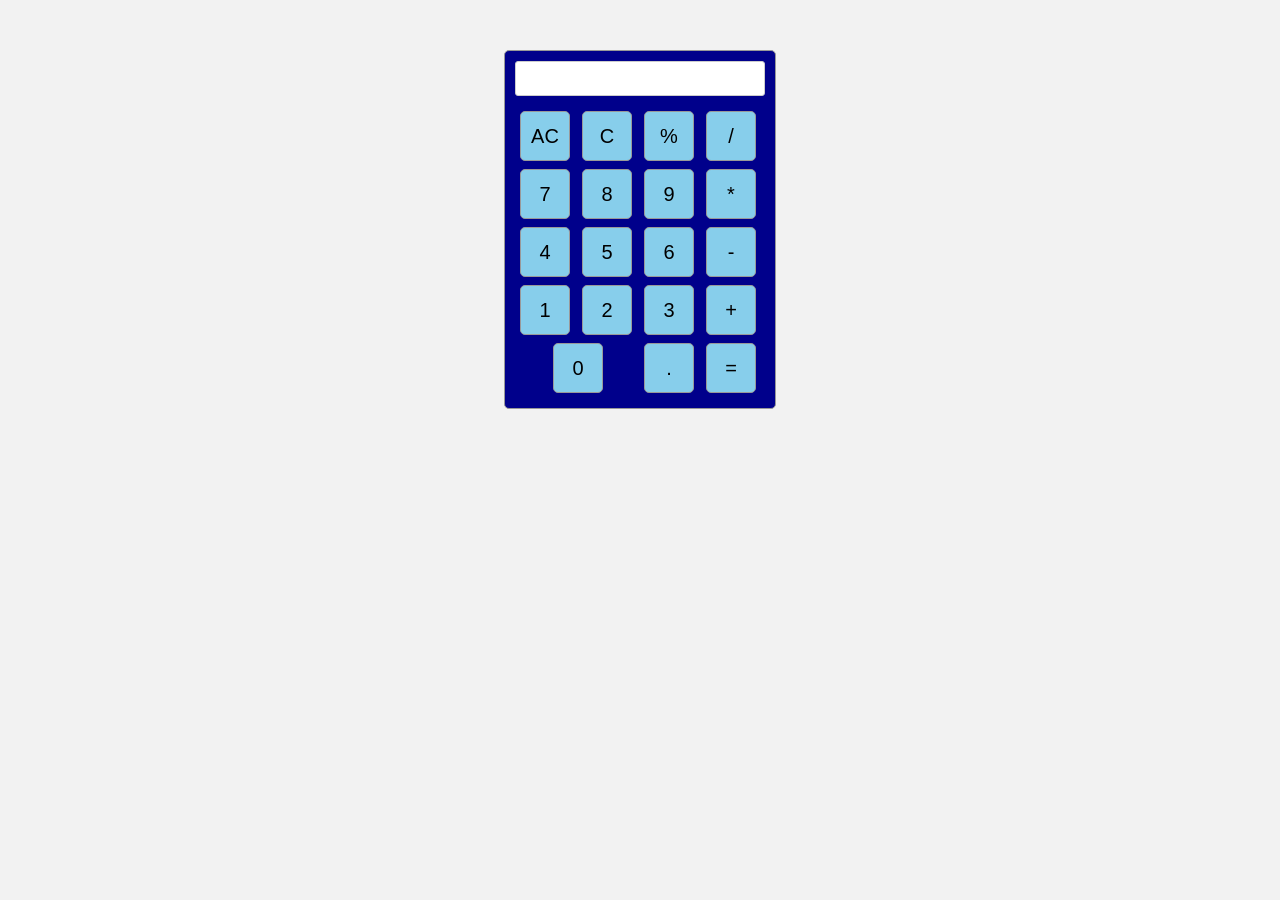
<file: Calculator/index.html>
<!DOCTYPE html>
<html>
<head>
    <title>Calculator</title>
<style type="text/css">
body {
    background-color: #f2f2f2;
}

.calculator {
    margin: 50px auto;
    padding: 10px;
    width: 250px;
    background-color: #00008B;
    border: 1px solid #999;
    border-radius: 5px;
}

input[type="text"] {
    width: 95%;
    margin-bottom: 10px;
    padding: 5px;
    border-radius: 3px;
    border: 1px solid #ccc;
    font-size: 20px;
}

button {
    width: 50px;
    height: 50px;
    background-color: skyblue;
    border: 1px solid #999;
    border-radius: 5px;
    font-size: 20px;
    margin: 2px;
    cursor: pointer;
}

button:hover {
    background-color: #eee;
}

</style>
</head>
<body>
    <div class="calculator">
        <input type="text" id="result" readonly>
        
          <table style="width:100%">
            <tr>
                <td><button onclick="clearResult()">AC</button></td>
                <td><button onclick="backspace()">C</button></td>
                <td><button onclick="insert('%')">%</button></td>
                <td><button onclick="insert('/')">/</button></td>
            </tr>
            <tr>
                <td><button onclick="insert('7')">7</button></td>
                <td><button onclick="insert('8')">8</button></td>
                <td><button onclick="insert('9')">9</button></td>
                <td><button onclick="insert('*')">*</button></td>
            </tr>
            <tr>
                <td><button onclick="insert('4')">4</button></td>
                <td><button onclick="insert('5')">5</button></td>
                <td><button onclick="insert('6')">6</button></td>
                <td><button onclick="insert('-')">-</button></td>
            </tr>
            <tr>
                <td><button onclick="insert('1')">1</button></td>
                <td><button onclick="insert('2')">2</button></td>
                <td><button onclick="insert('3')">3</button></td>
                <td><button onclick="insert('+')">+</button></td>
            </tr>
            <tr>
                <td colspan="2 "style="text-align:center;"><button onclick="insert('0')">0</button>
                </td>
                <td><button onclick="insert('.')">.</button></td>
                <td><button onclick="calculate()">=</button></td>
            </tr>
        </table>
    </div>

    <script>
        let result = document.getElementById('result');

        function insert(char) {
            result.value += char;
        }

        function clearResult() {
            result.value = '';
        }

        function backspace() {
            result.value = result.value.slice(0, -1);
        }

        function calculate() {
            try {
                result.value = eval(result.value);
            } catch (error) {
                result.value = 'Error';
            }
        }

    </script>

</body>
</html>
</file>
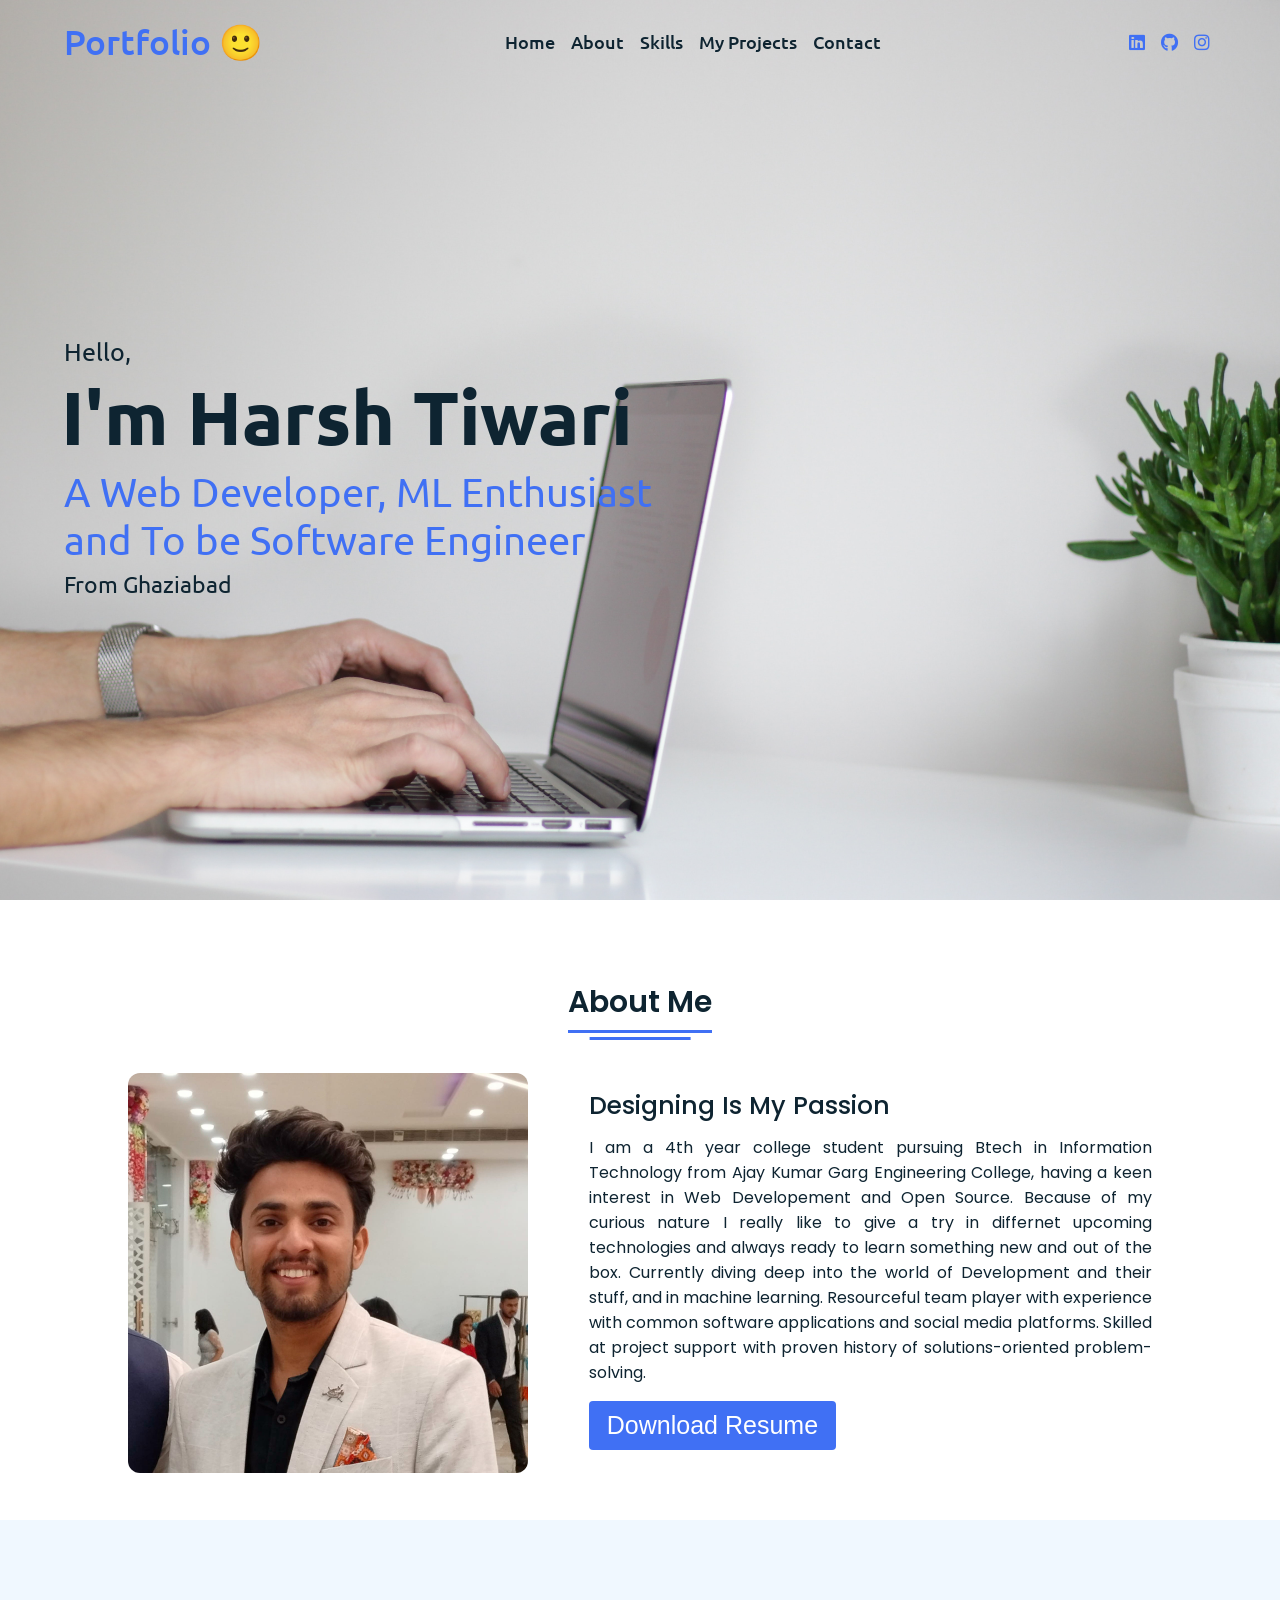
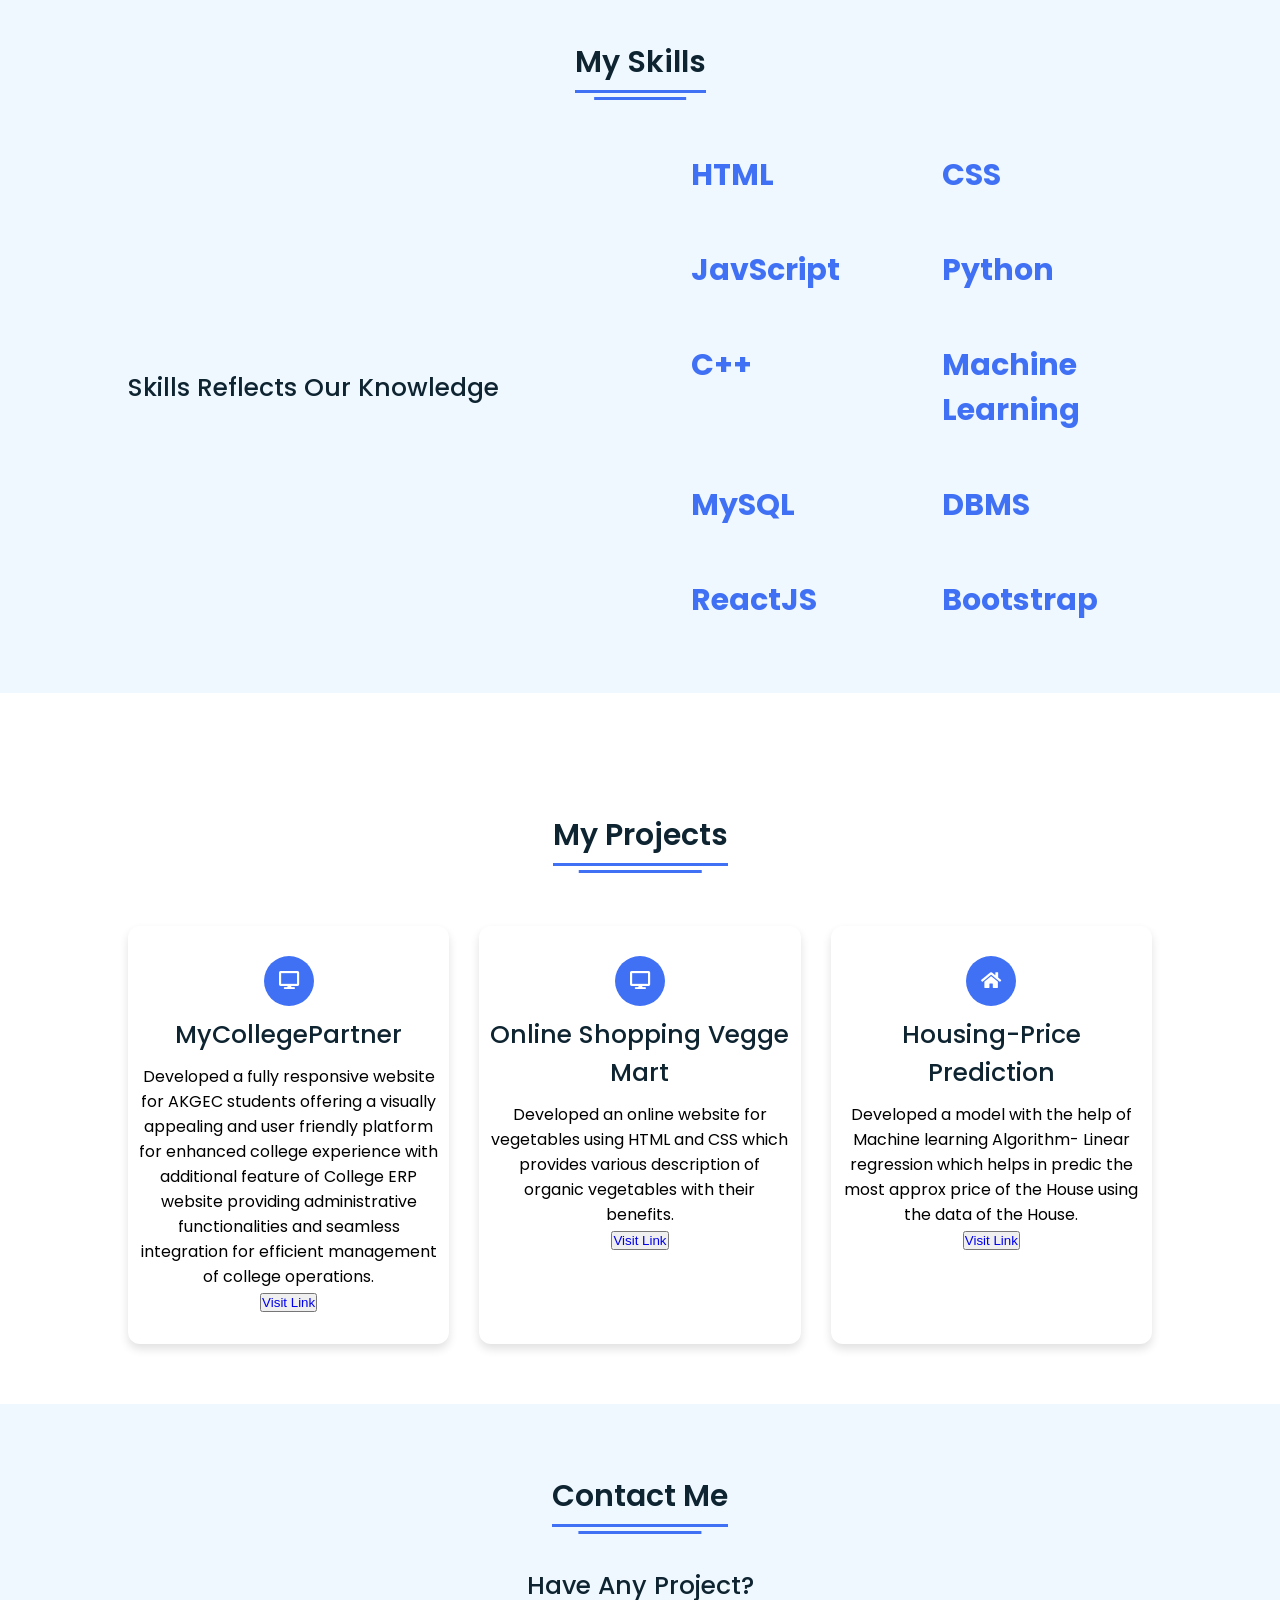
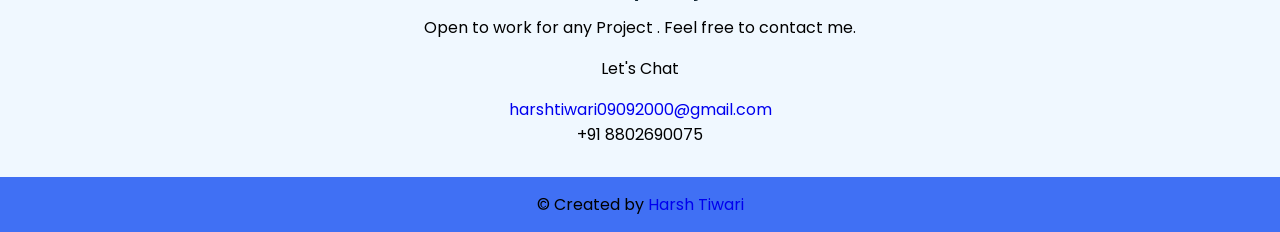
<file: Portfolio/index.html>
<!DOCTYPE html>

<html lang="en" dir="ltr">
  <head>
    <meta charset="UTF-8" />
    <title>Harsh Portfolio 📁</title>
    <link rel="stylesheet" href="style.css" />
    <!-- Fontawesome CDN Link -->
    <link rel="stylesheet" href="https://cdnjs.cloudflare.com/ajax/libs/font-awesome/5.15.2/css/all.min.css" />
    <meta name="viewport" content="width=device-width, initial-scale=1.0" />
  </head>
  <body>
    <!-- Move to up button -->
    <div class="scroll-button">
      <a href="#home"><i class="fas fa-arrow-up"></i></a>
    </div>
    <!-- navgaition menu -->
    <nav>
      <div class="navbar">
        <div class="logo"><a href="#">Portfolio 🙂</a></div>
        <ul class="menu">
          <li><a href="#home">Home</a></li>
          <li><a href="#about">About</a></li>
          <li><a href="#skills">Skills</a></li>
          <li><a href="#services">My Projects</a></li>
          <li><a href="#contact">Contact</a></li>
          <div class="cancel-btn">
            <i class="fas fa-times"></i>
          </div>
        </ul>
        <div class="media-icons">
        <a href="https://www.linkedin.com/in/harsh-tiwari-8b4a99234/" target="blank" class="fab fa-linkedin"></a>
        <a href="https://github.com/09092002" target="blank" class="fab fa-github"></a>
        <a href="https://www.instagram.com/i_tiwari_harsh/" target="blank" class="fab fa-instagram"></a>        
      </div>
      <div class="menu-btn">
        <i class="fas fa-bars"></i>
      </div>
    </nav>

    <!-- Home Section Start -->
    <section class="home" id="home">
      <div class="home-content">
        <div class="text">
          <div class="text-one">Hello,</div>
          <div class="text-two">I'm Harsh Tiwari</div>
          <div class="text-three">A Web Developer, ML Enthusiast <br>
            and To be Software Engineer</div>
          <div class="text-four">From Ghaziabad</div>
        </div>
        
      </div>
    </section>

    <!-- About Section Start -->
    <section class="about" id="about">
      <div class="content">
        <div class="title"><span>About Me</span></div>
        <div class="about-details">
          <div class="left">
            <img src="harsh1.jpg" alt="" />
          </div>
          <div class="right">
            <div class="topic">Designing Is My Passion</div>
            <p>
                I am a 4th year college student pursuing Btech in Information Technology
                from Ajay Kumar Garg Engineering College, having a keen interest in Web Developement
                and Open Source. Because of my curious nature I really like to give a try
                in differnet upcoming technologies and always ready to
                learn something new and out of the box. Currently diving deep into
                the world of Development and their stuff, and in machine learning.
                Resourceful team player with experience with common software applications and social media
                platforms. Skilled at project support with proven history of solutions-oriented problem- solving.
                
            </p>
            <div class="button">
              <a href="https://drive.google.com/file/d/1NjqaGoVL6zYeTj5uEy1zMmKZU8Y_AIOH/view?usp=sharing" target="blank"><button>Download Resume</button></a>
            </div>
          </div>
        </div>
      </div>
    </section>

    <!-- My Skill Section Start -->
    <!-- Section Tag and Other Div will same where we need to put same CSS -->
    <section class="skills" id="skills">
      <div class="content">
        <div class="title"><span>My Skills</span></div>
        <div class="skills-details">
          <div class="text">
            <div class="topic">Skills Reflects Our Knowledge</div>
          </div>

          <div class="boxes">
            <div class="box">
              <div class="topic"><h2>HTML</h2></div>
            </div>

            <div class="box">
              <div class="topic"><h2>CSS</h2></div>
            </div>

            <div class="box">
              <div class="topic"><h2>JavScript</h2></div>
            </div>

            <div class="box">
              <div class="topic"><h2>Python</h2></div>
            </div>

            <div class="box">
                <div class="topic"><h2>C++</h2></div>
              </div>

            <div class="box">
            <div class="topic"><h2>Machine Learning</h2></div>
            </div>

              <div class="box">
              <div class="topic"><h2>MySQL</h2></div>
              </div>

              <div class="box">
              <div class="topic"><h2>DBMS</h2></div>
              </div>

              <div class="box">
                <div class="topic"><h2>ReactJS</h2></div>
                </div>

                <div class="box">
                  <div class="topic"><h2>Bootstrap</h2></div>
                  </div>
              
          </div>
        </div>
      </div>
    </section>

    <!-- My Projects Section Start -->
    <section class="services" id="services">
      <div class="content">
        <div class="title"><span>My Projects</span></div>
        <div class="boxes">
          <div class="box">
            <div class="icon">
              <i class="fas fa-desktop"></i>
            </div>
            <div class="topic">MyCollegePartner</div>
            <p>Developed a fully responsive website for AKGEC students offering a visually appealing and user friendly
                platform for enhanced college experience with additional feature of College ERP website providing administrative
                functionalities and seamless integration for efficient management of college operations. </p>
                <button> <a href="https://mycollegepartner.netlify.app/">Visit Link</a></button>
          </div>
          <div class="box">
            <div class="icon">
              <i class="fas fa-desktop"></i>
            </div>
            <div class="topic">Online Shopping Vegge Mart</div>
            <p>Developed an online website for vegetables using HTML and CSS which provides various description of
                organic vegetables with their benefits. </p> 
                <button> <a href="https://onlinevegetableshop.netlify.app/">Visit Link</a></button>
            </div>
          <div class="box">
            <div class="icon">
              <i class="fas fa-home"></i>
            </div>
            <div class="topic">Housing-Price Prediction</div>
            <p> Developed a model with the help of Machine learning Algorithm- Linear regression which helps
                in predic the most approx price of the House using the data of the House.  </p>
                <button> <a href="https://github.com/09092002/ML-Projects/tree/main/1.Housing%20Price%20Prediction">Visit Link</a></button>
            </div>
        </div>
      </div>
    </section>

    <!-- Contact Me section Start -->
    <section class="contact" id="contact">
      <div class="content">
        <div class="title"><span>Contact Me</span></div>
        <div class="text">
          <div class="topic">Have Any Project?</div>
          <p>Open to work for any Project . Feel free to contact me.
            <div class="button">
            <p >Let's Chat</p>
          </div>
          <a class="text-indigo-500" href="mailto:harshtiwari09092000@gmail.com?subject=Contact Me%20">harshtiwari09092000@gmail.com</a>
          <p>  +91 8802690075</p>
        </div>
      </div>
    </section>

    <!-- Footer Section Start -->
    <footer>
        &#169; Created by
        <a href="#">Harsh Tiwari</a>
      </footer>


    <script src="script.js"></script>
  </body>
</html>
</file>
<file: Portfolio/style.css>
/* Google Font CDN Link */
@import url('https://fonts.googleapis.com/css2?family=Poppins:wght@400;500;600;700&family=Ubuntu:wght@400;500;700&display=swap');
*{
  margin: 0;
  padding: 0;
  box-sizing: border-box;
  text-decoration: none;
  scroll-behavior: smooth;
}

/* Custom Scroll Bar CSS */
::-webkit-scrollbar {
    width: 10px;
}
::-webkit-scrollbar-track {
    background: #f1f1f1;
}
::-webkit-scrollbar-thumb {
    background: #6e93f7;
    border-radius: 12px;
    transition: all 0.3s ease;
}

::-webkit-scrollbar-thumb:hover {
    background: #4070f4;
}
/* navbar styling */
nav{
  position: fixed;
  width: 100%;
  padding: 20px 0;
  z-index: 998;
  transition: all 0.3s ease;
  font-family: 'Ubuntu', sans-serif;
}
nav.sticky{
  background: #4070f4;
  padding: 13px 0;
}
nav .navbar{
  width: 90%;
  display: flex;
  justify-content: space-between;
  align-items: center;
  margin: auto;
}
nav .navbar .logo a{
  font-weight: 500;
  font-size: 35px;
  color: #4070f4;
}
nav.sticky .navbar .logo a{
  color: #fff;
}
nav .navbar .menu{
  display: flex;
  position: relative;
}
nav .navbar .menu li{
  list-style: none;
  margin: 0 8px;
}
.navbar .menu a{
  font-size: 18px;
  font-weight: 500;
  color: #0E2431;
  padding: 6px 0;
  transition: all 0.4s ease;
}
.navbar .menu a:hover{
  color: #4070f4;
}
nav.sticky .menu a{
  color: #FFF;
}
nav.sticky .menu a:hover{
  color: #0E2431;
}
.navbar .media-icons a{
  color: #4070f4;
  font-size: 18px;
  margin: 0 6px;
}
nav.sticky .media-icons a{
  color: #FFF;
}

/* Side Navigation Menu Button CSS */
nav .menu-btn,
.navbar .menu .cancel-btn{
  position: absolute;
  color: #fff;
  right: 30px;
  top: 20px;
  font-size: 20px;
  cursor: pointer;
  transition: all 0.3s ease;
  display: none;
}
nav .menu-btn{
  color: #4070f4;
}
nav.sticky .menu-btn{
  color: #FFF;
}
.navbar .menu .menu-btn{
  color: #fff;
}

/* home section styling */
.home{
  height: 100vh;
  width: 100%;
  background: url("pic3.jpg") no-repeat;
  background-size: cover;
  background-position: center;
  background-attachment: fixed;
  font-family: 'Ubuntu', sans-serif;
}
.home .home-content{
  width: 90%;
  height: 100%;
  margin: auto;
  display: flex;
  flex-direction: column;
  justify-content: center;
}
.home .text-one{
  font-size: 25px;
  color: #0E2431;
}
.home .text-two{
  color: #0E2431;
  font-size: 75px;
  font-weight: 600;
  margin-left: -3px;
}
.home .text-three{
  font-size: 40px;
  margin: 5px 0;
  color: #4070f4;
}
.home .text-four{
  font-size: 23px;
  margin: 5px 0;
  color: #0E2431;
}
.home .button{
  margin: 14px 0;
}
.home .button button{
  outline: none;
  padding: 8px 16px;
  border-radius: 6px;
  font-size: 25px;
  font-weight: 400;
  background: #4070f4;
  color: #fff;
  cursor: pointer;
  border: 2px solid transparent;
  transition: all 0.4s ease;
}
.home .button button:hover{
  border-color: #4070f4;
  background-color: #fff;
  color: #4070f4;
}

/* About Section Styling */
/* Those Elements Where We Have Apply Same CSS,
 I'm Selecting Directly 'Section Tag' and 'Class'  */
section{
  padding-top: 40px;
}
section .content{
  width: 80%;
  margin: 40px auto;
  font-family: 'Poppins', sans-serif;
}
.about .about-details{
  display: flex;
  justify-content: space-between;
  align-items: center;
}
section .title{
  display: flex;
  justify-content: center;
  margin-bottom: 40px;
}
section .title span{
  color: #0E2431;
  font-size: 30px;
  font-weight: 600;
  position: relative;
  padding-bottom: 8px;
}
section .title span::before,
section .title span::after{
  content: '';
  position: absolute;
  height: 3px;
  width: 100%;
  background: #4070f4;
  left: 0;
  bottom: 0;
}
section .title span::after{
  bottom: -7px;
  width: 70%;
  left: 50%;
  transform: translateX(-50%);
}
.about .about-details .left{
  width: 45%;
}
.about .left img{
  height: 400px;
  width: 400px;
  object-fit: cover;
  border-radius: 12px;
}
.about-details .right{
  width: 55%;
}
section  .topic{
  color: #0E2431;
  font-size: 25px;
  font-weight: 500;
  margin-bottom: 10px;
}
.about-details .right p{
  text-align: justify;
  color: #0E2431;
}
section .button{
  margin: 16px 0;
}
section .button button{
  outline: none;
  padding: 8px 16px;
  border-radius: 4px;
  font-size: 25px;
  font-weight: 400;
  background: #4070f4;
  color: #fff;
  border: 2px solid transparent;
  cursor: pointer;
  transition: all 0.4s ease;
  
}
section .button button:hover{
  border-color: #4070f4;
  background-color: #fff;
  color: #4070f4;
}

 /* My Skills CSS */
 .skills{
   background: #F0F8FF;
 }
 .skills .content{
   padding: 40px 0;
 }
 .skills .skills-details{
   display: flex;
   justify-content: space-between;
   align-items: center;
 }
 .skills-details .text{
   width: 50%;
 }
 .skills-details p{
   color: #0E2431;
   text-align: justify;
 }


.skills-details .boxes{
  width: 45%;
  display: flex;
  flex-wrap: wrap;
  justify-content: space-between;
}
.skills-details .box{
  width: calc(100% / 2 - 20px);
  margin: 20px 0;
}
.skills-details .boxes .topic{
  font-size: 20px;
  color: #4070f4;
}
.skills-details .boxes .per{
  font-size: 60px;
  color: #4070f4;
}

/* My Services CSS */
.services .boxes{
  display: flex;
  flex-wrap: wrap;
  justify-content: space-between;
}
.services .boxes .box{
  margin: 20px 0;
  width: calc(100% / 3 - 20px);
  text-align: center;
  border-radius: 12px;
  padding: 30px 10px;
  box-shadow: 0 5px 10px rgba(0, 0, 0, 0.12);
  cursor: default;
  transition: all 0.4s ease;
}
.services .boxes .box:hover{
  background: #4070f4;
  color: #fff;
}
.services .boxes .box .icon{
  height: 50px;
  width: 50px;
  background: #4070f4;
  border-radius: 50%;
  text-align: center;
  line-height: 50px;
  font-size: 18px;
  color: #fff;
  margin: 0 auto 10px auto;
  transition: all 0.4s ease;
}
.boxes .box:hover .icon{
  background-color: #fff;
  color: #4070f4;
}
.services .boxes .box:hover .topic,
.services .boxes .box:hover p{
  color: #0E2431;
  transition: all 0.4s ease;
}
.services .boxes .box:hover .topic,
.services .boxes .box:hover p{
  color: #fff;
}
/* Contact Me CSS */
.contact{
  background: #F0F8FF;
}
.contact .content{
  margin: 0 auto;
  padding: 30px 0;
}
.contact .text{
  width: 80%;
  text-align: center;
  margin: auto;
}

/* Footer CSS */
footer{
  background: #4070f4;
  padding: 15px 0;
  text-align: center;
  font-family: 'Poppins', sans-serif;
}
footer .text span{
  font-size: 17px;
  font-weight: 400;
  color: #fff;
}
footer .text span a{
  font-weight: 500;
  color: #FFF;
}
footer .text span a:hover{
  text-decoration: underline;
}
/* Scroll TO Top Button CSS */
.scroll-button a{
  position: fixed;
  bottom: 20px;
  right: 20px;
  color: #fff;
  background: #4070f4;
  padding: 7px 12px;;
  font-size: 18px;
  border-radius: 6px;
  box-shadow: rgba(0, 0, 0, 0.15);
  display: none;
}

/* Responsive Media Query */
@media (max-width: 1190px) {
  section .content{
    width: 85%;
  }
}
@media (max-width: 1000px) {
  .about .about-details{
    justify-content: center;
    flex-direction: column;
  }
  .about .about-details .left{
    display: flex;
    justify-content: center;
    width: 100%;
  }
  .about-details .right{
    width: 90%;
    margin: 40px 0;
  }
  .services .boxes .box{
    margin: 20px 0;
    width: calc(100% / 2 - 20px);
  }
}
@media (max-width: 900px) {
  .about .left img{
    height: 350px;
    width: 350px;
  }
}

@media (max-width: 750px) {
  nav .navbar{
    width: 90%;
  }
  nav .navbar .menu{
    position: fixed;
    left: -100%;
    top: 0;
    background: #0E2431;
    height: 100vh;
    max-width: 400px;
    width: 100%;
    padding-top: 60px;
    flex-direction: column;
    align-items: center;
    transition: all 0.5s ease;
  }
  .navbar.active .menu{
    left: 0;
  }
  nav .navbar .menu a{
    font-size: 23px;
    display: block;
    color: #fff;
    margin: 10px 0;
  }
  nav.sticky .menu a:hover{
    color: #4070f4;
  }
  nav .navbar .media-icons{
    display: none;
  }
  nav .menu-btn,
  .navbar .menu .cancel-btn{
    display: block;
  }
  .home .text-two{
    font-size: 65px;
  }
  .home .text-three{
    font-size: 35px;
  }
  .skills .skills-details{
    align-items: center;
    justify-content: center;
    flex-direction: column;
  }
  .skills-details .text{
    width: 100%;
    margin-bottom: 50px;
  }
  .skills-details .boxes{
    justify-content: center;
    align-items: center;
    width: 100%;
  }
  .services .boxes .box{
    margin: 20px 0;
    width: 100%;
  }
  .contact .text{
    width: 100%;
}
}

@media (max-width: 500px){
  .home .text-two{
    font-size: 55px;
  }
  .home .text-three{
    font-size: 33px;
  }
  .skills-details .boxes .per{
    font-size: 50px;
    color: #4070f4;
  }
}
</file>
